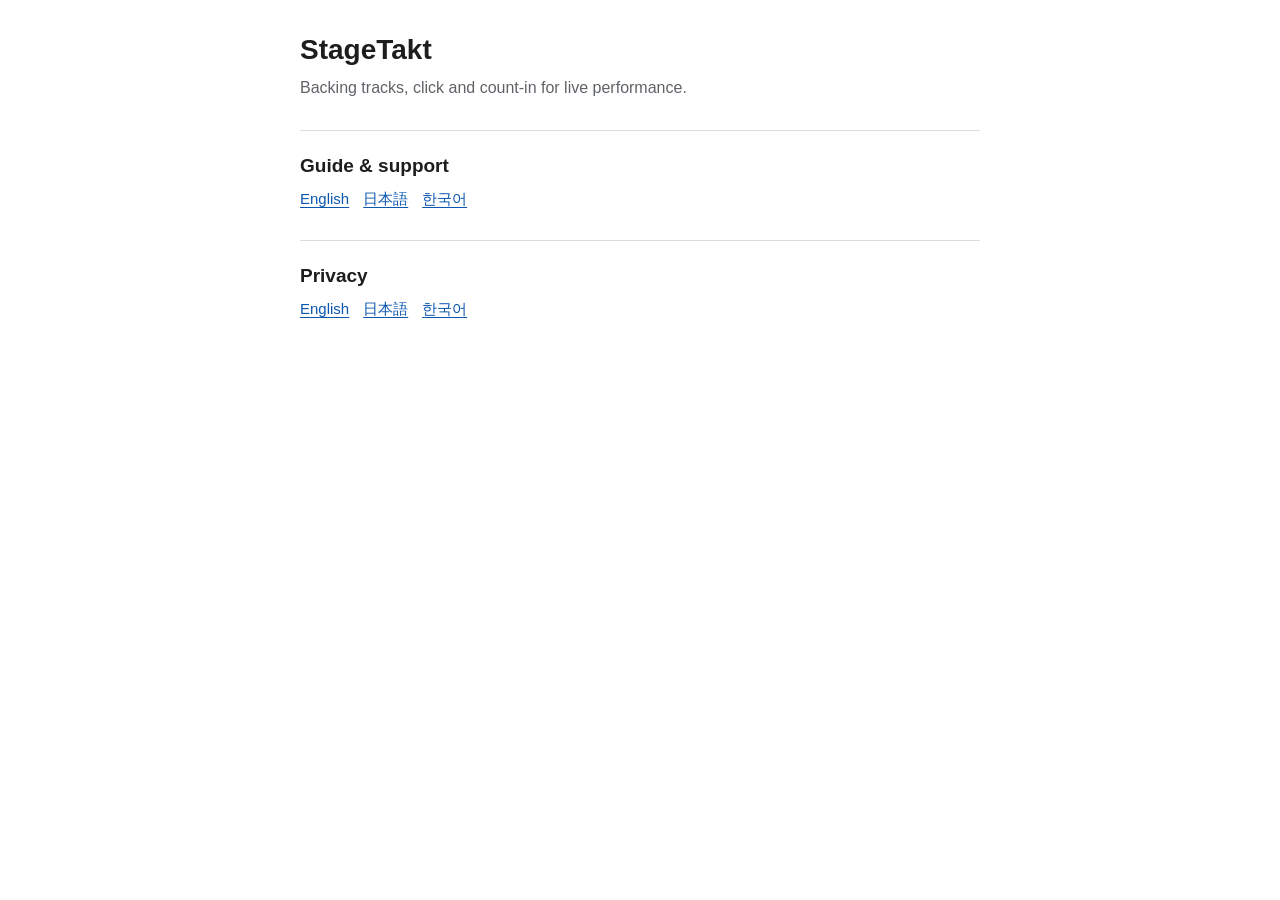
<file: index.html>
<!doctype html><html lang="en"><head><meta charset="utf-8"><meta name="viewport" content="width=device-width,initial-scale=1"><title>StageTakt support</title><link rel="stylesheet" href="site.css"></head><body><main><h1>StageTakt</h1><p class="intro">Backing tracks, click and count-in for live performance.</p><section><h2>Guide &amp; support</h2><nav><a href="en/support.html">English</a><a href="ja/support.html" lang="ja">日本語</a><a href="ko/support.html" lang="ko">한국어</a></nav></section><section><h2>Privacy</h2><nav><a href="en/privacy.html">English</a><a href="ja/privacy.html" lang="ja">日本語</a><a href="ko/privacy.html" lang="ko">한국어</a></nav></section></main></body></html>
</file>
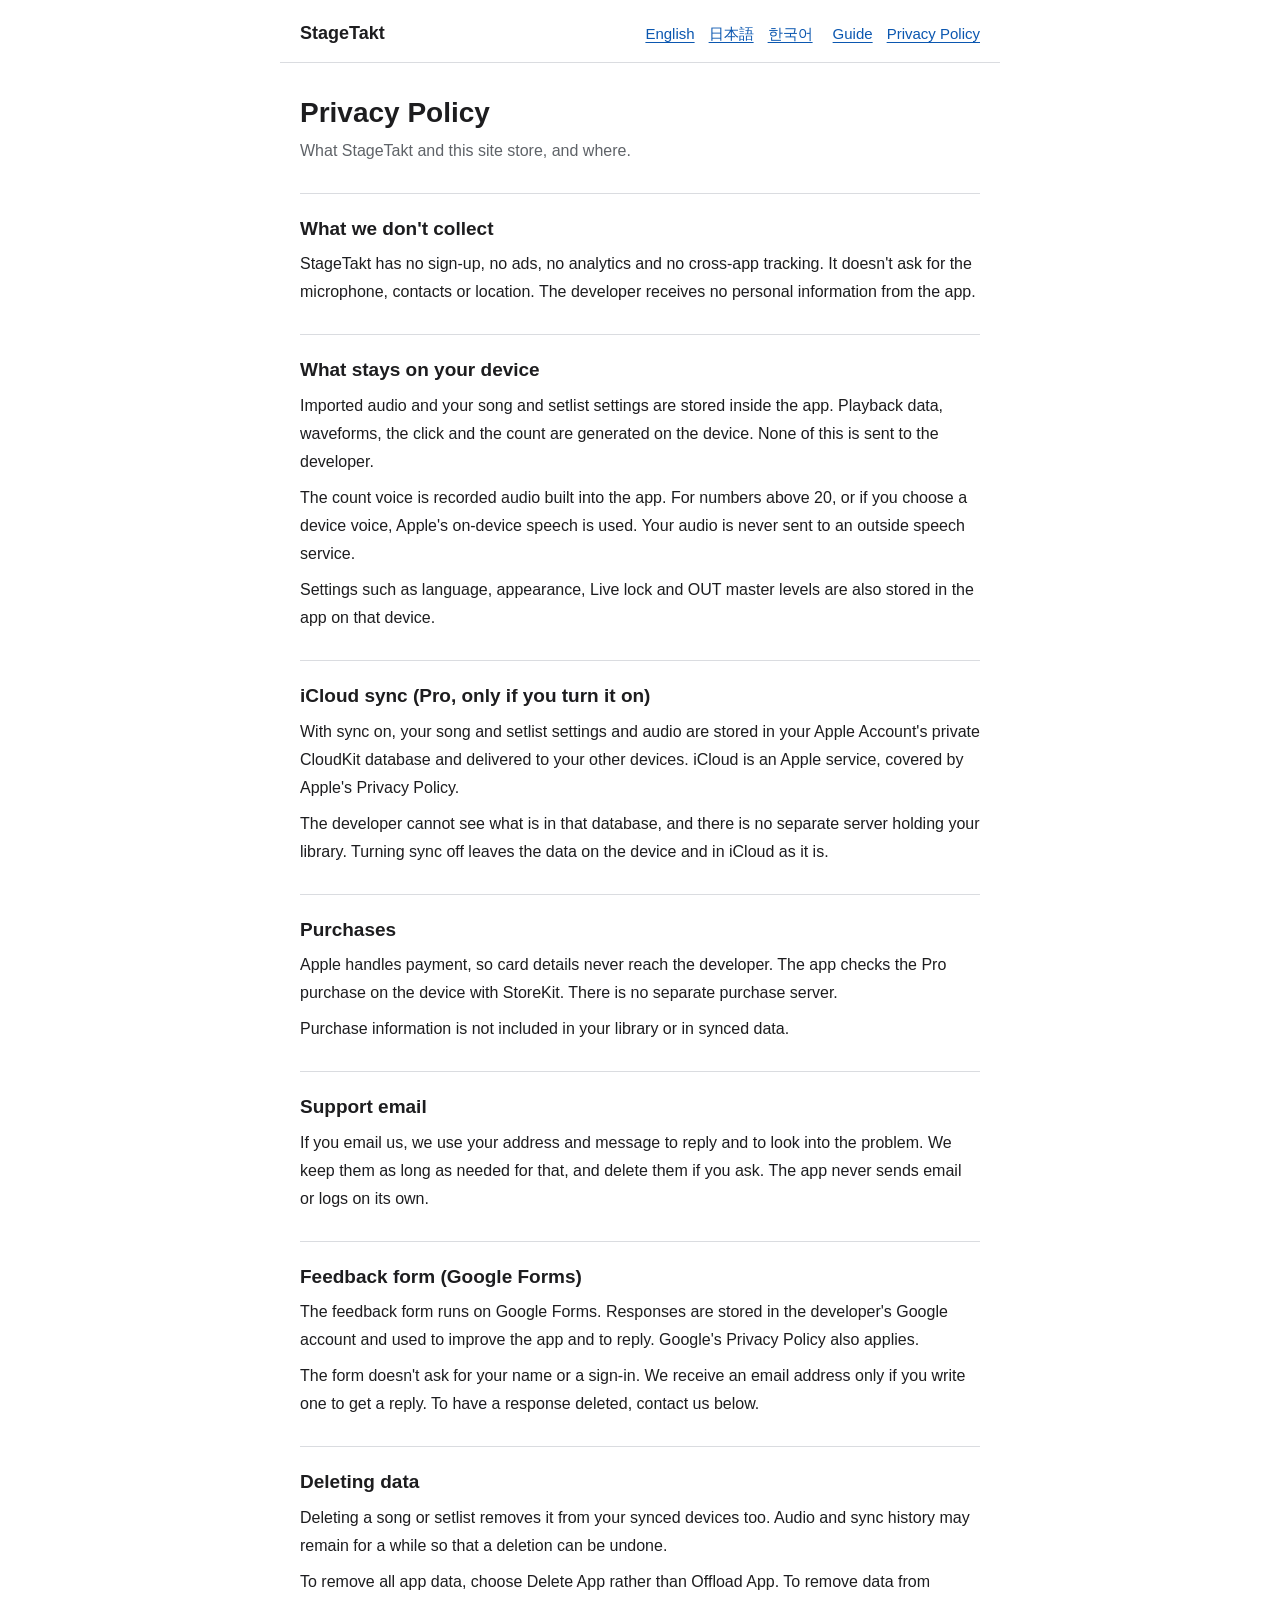
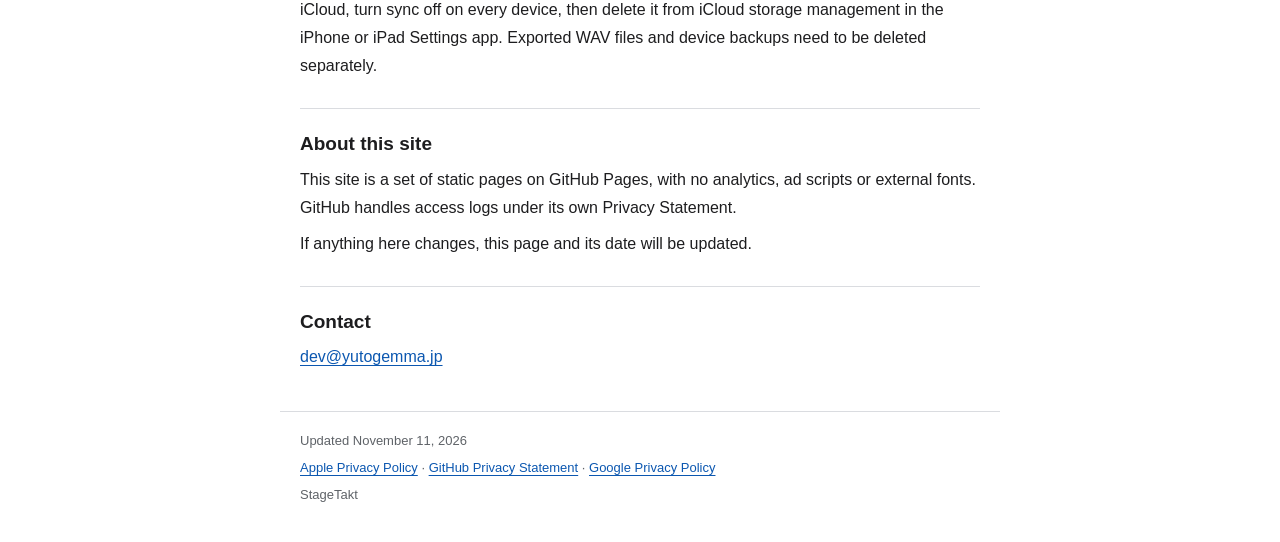
<file: en/privacy.html>
<!doctype html>
<html lang="en"><head><meta charset="utf-8"><meta name="viewport" content="width=device-width,initial-scale=1">
<title>Privacy Policy</title><meta name="description" content="What StageTakt and this site store, and where.">
<link rel="stylesheet" href="../site.css"></head><body>
<header><a class="brand" href="../index.html">StageTakt</a><nav><a href="../en/privacy.html" lang="en">English</a> <a href="../ja/privacy.html" lang="ja">日本語</a> <a href="../ko/privacy.html" lang="ko">한국어</a></nav><nav>
<a href="support.html">Guide</a><a href="privacy.html">Privacy Policy</a></nav></header>
<main><h1>Privacy Policy</h1><p class="intro">What StageTakt and this site store, and where.</p>
<section><h2>What we don&#x27;t collect</h2><p>StageTakt has no sign-up, no ads, no analytics and no cross-app tracking. It doesn&#x27;t ask for the microphone, contacts or location. The developer receives no personal information from the app.</p></section><section><h2>What stays on your device</h2><p>Imported audio and your song and setlist settings are stored inside the app. Playback data, waveforms, the click and the count are generated on the device. None of this is sent to the developer.</p><p>The count voice is recorded audio built into the app. For numbers above 20, or if you choose a device voice, Apple&#x27;s on-device speech is used. Your audio is never sent to an outside speech service.</p><p>Settings such as language, appearance, Live lock and OUT master levels are also stored in the app on that device.</p></section><section><h2>iCloud sync (Pro, only if you turn it on)</h2><p>With sync on, your song and setlist settings and audio are stored in your Apple Account&#x27;s private CloudKit database and delivered to your other devices. iCloud is an Apple service, covered by Apple&#x27;s Privacy Policy.</p><p>The developer cannot see what is in that database, and there is no separate server holding your library. Turning sync off leaves the data on the device and in iCloud as it is.</p></section><section><h2>Purchases</h2><p>Apple handles payment, so card details never reach the developer. The app checks the Pro purchase on the device with StoreKit. There is no separate purchase server.</p><p>Purchase information is not included in your library or in synced data.</p></section><section><h2>Support email</h2><p>If you email us, we use your address and message to reply and to look into the problem. We keep them as long as needed for that, and delete them if you ask. The app never sends email or logs on its own.</p></section><section><h2>Feedback form (Google Forms)</h2><p>The feedback form runs on Google Forms. Responses are stored in the developer&#x27;s Google account and used to improve the app and to reply. Google&#x27;s Privacy Policy also applies.</p><p>The form doesn&#x27;t ask for your name or a sign-in. We receive an email address only if you write one to get a reply. To have a response deleted, contact us below.</p></section><section><h2>Deleting data</h2><p>Deleting a song or setlist removes it from your synced devices too. Audio and sync history may remain for a while so that a deletion can be undone.</p><p>To remove all app data, choose Delete App rather than Offload App. To remove data from iCloud, turn sync off on every device, then delete it from iCloud storage management in the iPhone or iPad Settings app. Exported WAV files and device backups need to be deleted separately.</p></section><section><h2>About this site</h2><p>This site is a set of static pages on GitHub Pages, with no analytics, ad scripts or external fonts. GitHub handles access logs under its own Privacy Statement.</p><p>If anything here changes, this page and its date will be updated.</p></section><section class="contact"><h2>Contact</h2><p><a href="mailto:dev@yutogemma.jp">dev@yutogemma.jp</a></p></section></main>
<footer><p>Updated November 11, 2026</p><p><a href="https://www.apple.com/legal/privacy/">Apple Privacy Policy</a> · <a href="https://docs.github.com/en/site-policy/privacy-policies/github-general-privacy-statement">GitHub Privacy Statement</a> · <a href="https://policies.google.com/privacy">Google Privacy Policy</a></p><p>StageTakt</p></footer></body></html>
</file>
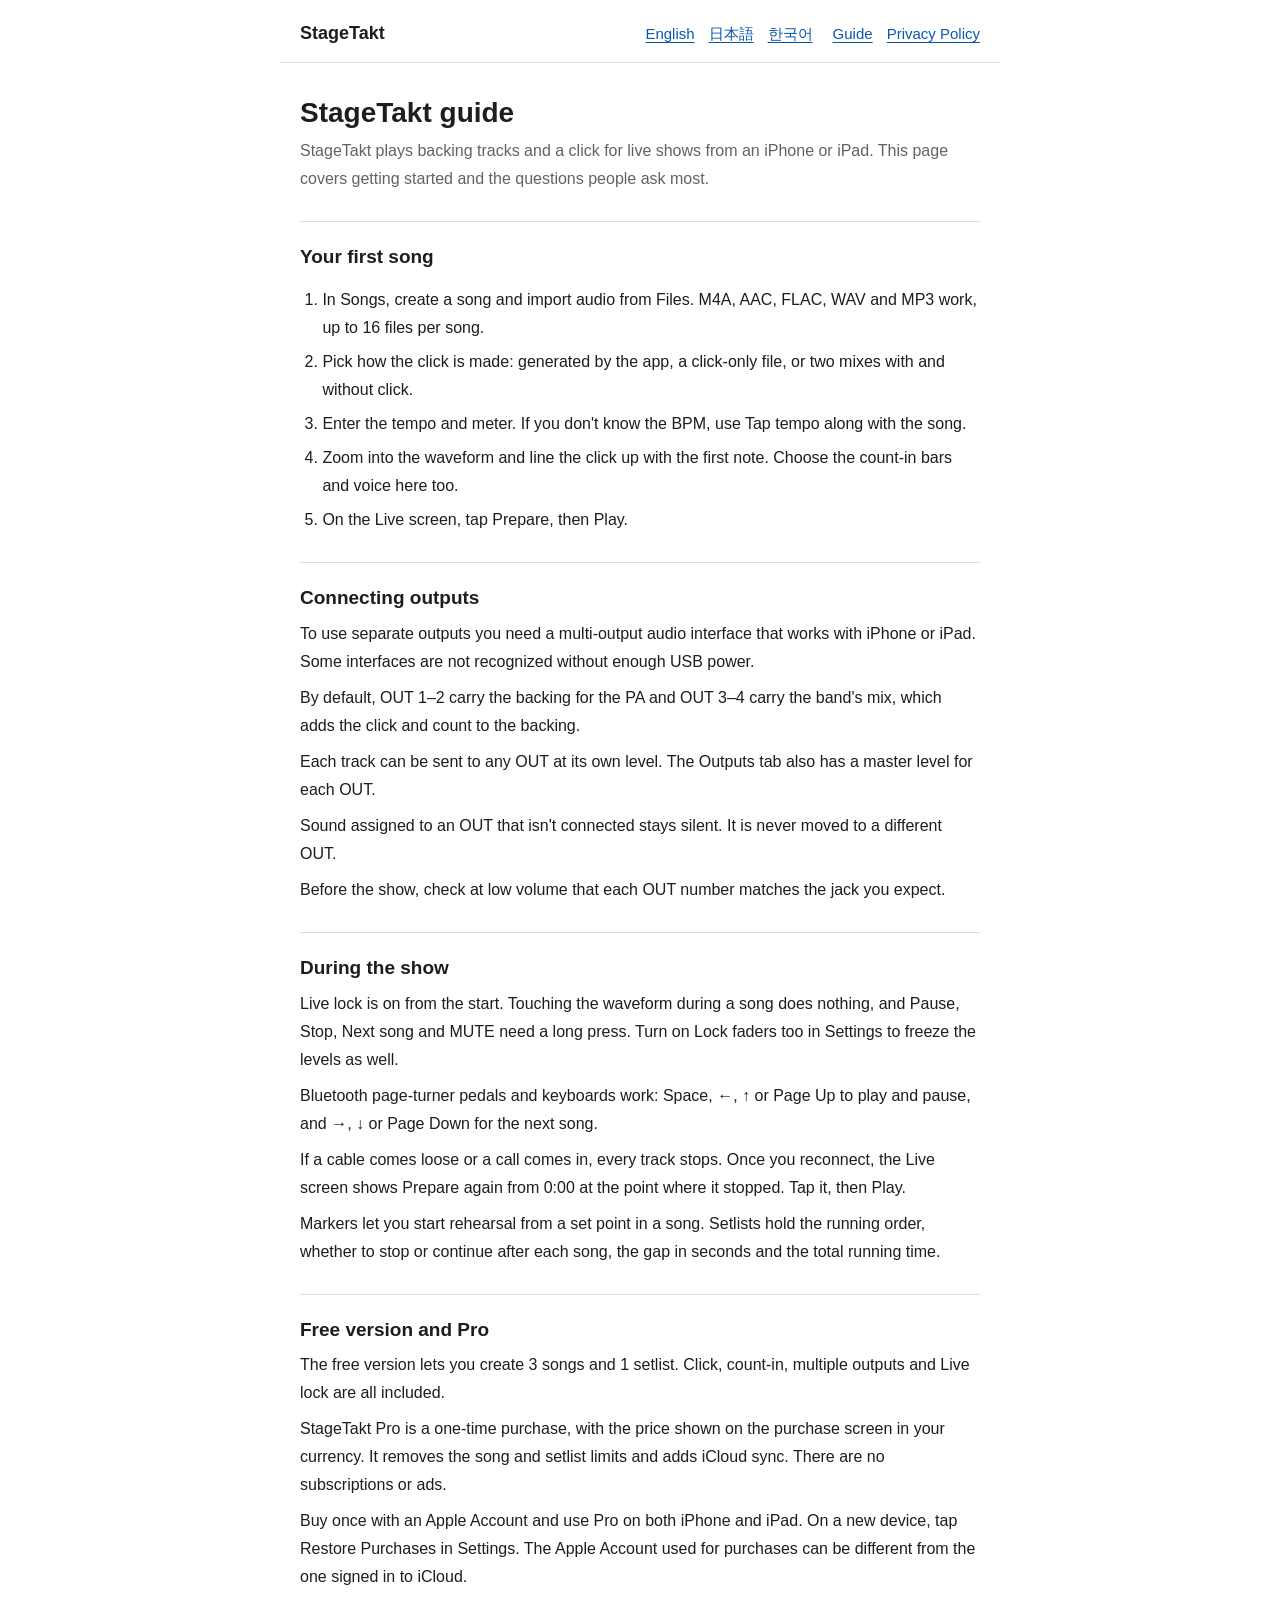
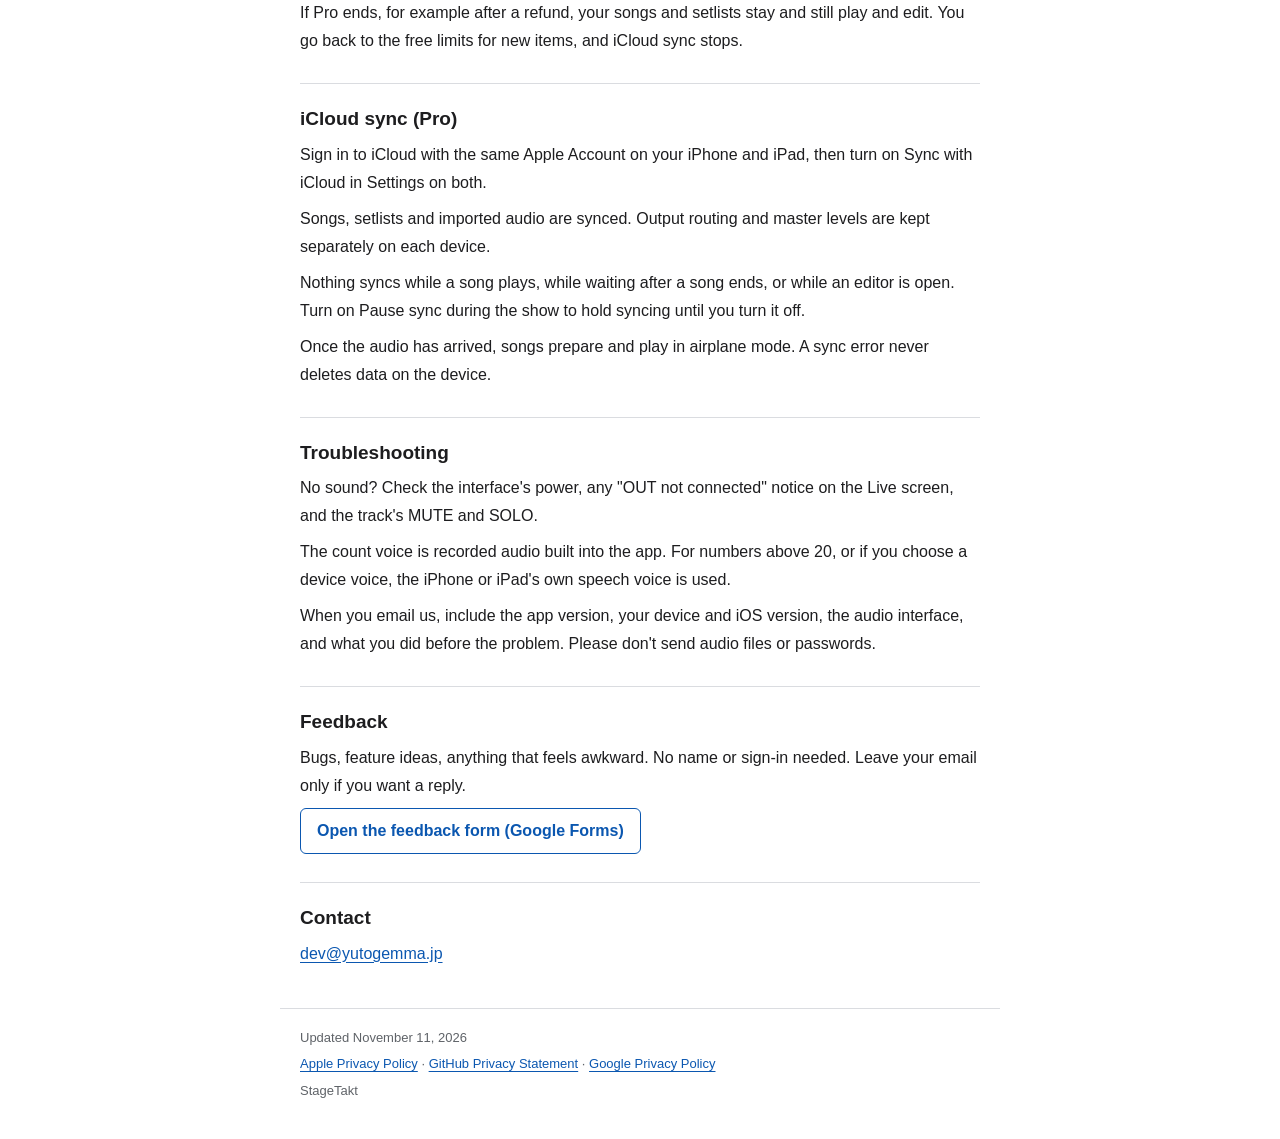
<file: en/support.html>
<!doctype html>
<html lang="en"><head><meta charset="utf-8"><meta name="viewport" content="width=device-width,initial-scale=1">
<title>StageTakt guide</title><meta name="description" content="StageTakt plays backing tracks and a click for live shows from an iPhone or iPad. This page covers getting started and the questions people ask most.">
<link rel="stylesheet" href="../site.css"></head><body>
<header><a class="brand" href="../index.html">StageTakt</a><nav><a href="../en/support.html" lang="en">English</a> <a href="../ja/support.html" lang="ja">日本語</a> <a href="../ko/support.html" lang="ko">한국어</a></nav><nav>
<a href="support.html">Guide</a><a href="privacy.html">Privacy Policy</a></nav></header>
<main><h1>StageTakt guide</h1><p class="intro">StageTakt plays backing tracks and a click for live shows from an iPhone or iPad. This page covers getting started and the questions people ask most.</p>
<section><h2>Your first song</h2><ol><li>In Songs, create a song and import audio from Files. M4A, AAC, FLAC, WAV and MP3 work, up to 16 files per song.</li><li>Pick how the click is made: generated by the app, a click-only file, or two mixes with and without click.</li><li>Enter the tempo and meter. If you don&#x27;t know the BPM, use Tap tempo along with the song.</li><li>Zoom into the waveform and line the click up with the first note. Choose the count-in bars and voice here too.</li><li>On the Live screen, tap Prepare, then Play.</li></ol></section><section><h2>Connecting outputs</h2><p>To use separate outputs you need a multi-output audio interface that works with iPhone or iPad. Some interfaces are not recognized without enough USB power.</p><p>By default, OUT 1–2 carry the backing for the PA and OUT 3–4 carry the band&#x27;s mix, which adds the click and count to the backing.</p><p>Each track can be sent to any OUT at its own level. The Outputs tab also has a master level for each OUT.</p><p>Sound assigned to an OUT that isn&#x27;t connected stays silent. It is never moved to a different OUT.</p><p>Before the show, check at low volume that each OUT number matches the jack you expect.</p></section><section><h2>During the show</h2><p>Live lock is on from the start. Touching the waveform during a song does nothing, and Pause, Stop, Next song and MUTE need a long press. Turn on Lock faders too in Settings to freeze the levels as well.</p><p>Bluetooth page-turner pedals and keyboards work: Space, ←, ↑ or Page Up to play and pause, and →, ↓ or Page Down for the next song.</p><p>If a cable comes loose or a call comes in, every track stops. Once you reconnect, the Live screen shows Prepare again from 0:00 at the point where it stopped. Tap it, then Play.</p><p>Markers let you start rehearsal from a set point in a song. Setlists hold the running order, whether to stop or continue after each song, the gap in seconds and the total running time.</p></section><section><h2>Free version and Pro</h2><p>The free version lets you create 3 songs and 1 setlist. Click, count-in, multiple outputs and Live lock are all included.</p><p>StageTakt Pro is a one-time purchase, with the price shown on the purchase screen in your currency. It removes the song and setlist limits and adds iCloud sync. There are no subscriptions or ads.</p><p>Buy once with an Apple Account and use Pro on both iPhone and iPad. On a new device, tap Restore Purchases in Settings. The Apple Account used for purchases can be different from the one signed in to iCloud.</p><p>If Pro ends, for example after a refund, your songs and setlists stay and still play and edit. You go back to the free limits for new items, and iCloud sync stops.</p></section><section><h2>iCloud sync (Pro)</h2><p>Sign in to iCloud with the same Apple Account on your iPhone and iPad, then turn on Sync with iCloud in Settings on both.</p><p>Songs, setlists and imported audio are synced. Output routing and master levels are kept separately on each device.</p><p>Nothing syncs while a song plays, while waiting after a song ends, or while an editor is open. Turn on Pause sync during the show to hold syncing until you turn it off.</p><p>Once the audio has arrived, songs prepare and play in airplane mode. A sync error never deletes data on the device.</p></section><section><h2>Troubleshooting</h2><p>No sound? Check the interface&#x27;s power, any &quot;OUT not connected&quot; notice on the Live screen, and the track&#x27;s MUTE and SOLO.</p><p>The count voice is recorded audio built into the app. For numbers above 20, or if you choose a device voice, the iPhone or iPad&#x27;s own speech voice is used.</p><p>When you email us, include the app version, your device and iOS version, the audio interface, and what you did before the problem. Please don&#x27;t send audio files or passwords.</p></section><section class="feedback"><h2>Feedback</h2><p>Bugs, feature ideas, anything that feels awkward. No name or sign-in needed. Leave your email only if you want a reply.</p><p><a class="button" href="https://docs.google.com/forms/d/e/1FAIpQLSd0DeCWdpXB_0ug7z_8sWsIBU1J4LB_Xh8_vXDJrtEhsRm-Ig/viewform" rel="noopener">Open the feedback form (Google Forms)</a></p></section><section class="contact"><h2>Contact</h2><p><a href="mailto:dev@yutogemma.jp">dev@yutogemma.jp</a></p></section></main>
<footer><p>Updated November 11, 2026</p><p><a href="https://www.apple.com/legal/privacy/">Apple Privacy Policy</a> · <a href="https://docs.github.com/en/site-policy/privacy-policies/github-general-privacy-statement">GitHub Privacy Statement</a> · <a href="https://policies.google.com/privacy">Google Privacy Policy</a></p><p>StageTakt</p></footer></body></html>
</file>
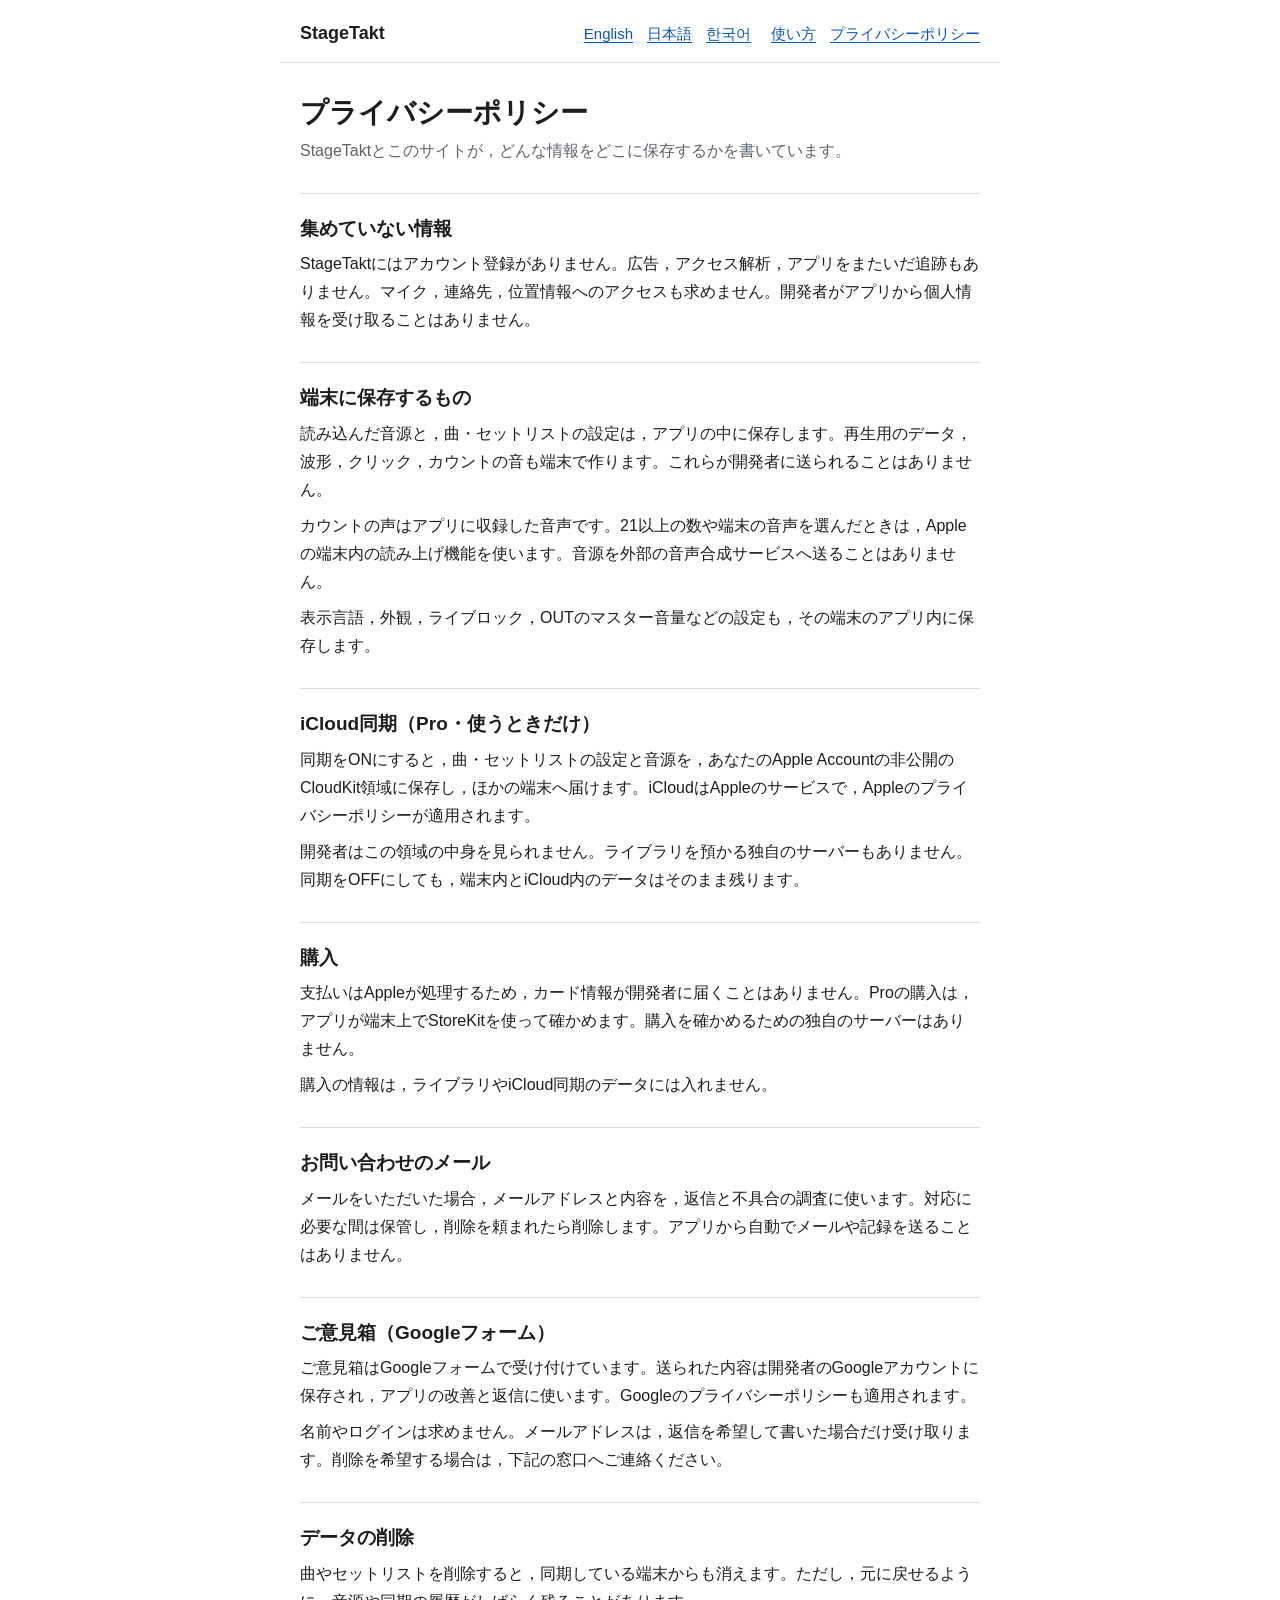
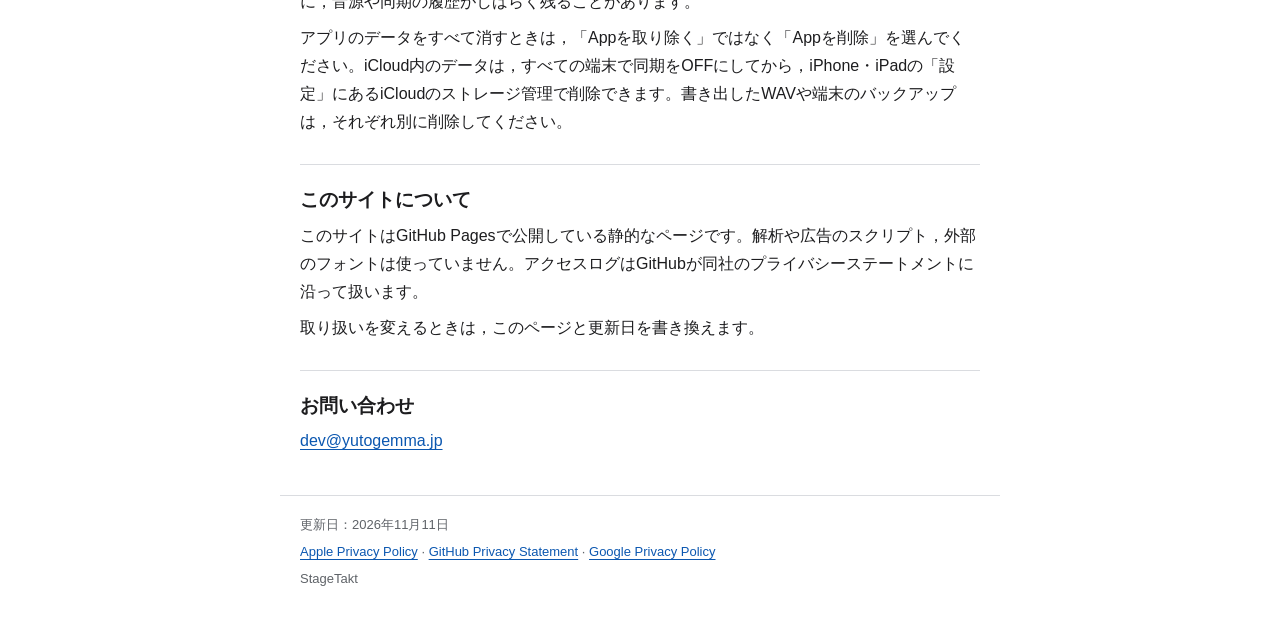
<file: ja/privacy.html>
<!doctype html>
<html lang="ja"><head><meta charset="utf-8"><meta name="viewport" content="width=device-width,initial-scale=1">
<title>プライバシーポリシー</title><meta name="description" content="StageTaktとこのサイトが，どんな情報をどこに保存するかを書いています。">
<link rel="stylesheet" href="../site.css"></head><body>
<header><a class="brand" href="../index.html">StageTakt</a><nav><a href="../en/privacy.html" lang="en">English</a> <a href="../ja/privacy.html" lang="ja">日本語</a> <a href="../ko/privacy.html" lang="ko">한국어</a></nav><nav>
<a href="support.html">使い方</a><a href="privacy.html">プライバシーポリシー</a></nav></header>
<main><h1>プライバシーポリシー</h1><p class="intro">StageTaktとこのサイトが，どんな情報をどこに保存するかを書いています。</p>
<section><h2>集めていない情報</h2><p>StageTaktにはアカウント登録がありません。広告，アクセス解析，アプリをまたいだ追跡もありません。マイク，連絡先，位置情報へのアクセスも求めません。開発者がアプリから個人情報を受け取ることはありません。</p></section><section><h2>端末に保存するもの</h2><p>読み込んだ音源と，曲・セットリストの設定は，アプリの中に保存します。再生用のデータ，波形，クリック，カウントの音も端末で作ります。これらが開発者に送られることはありません。</p><p>カウントの声はアプリに収録した音声です。21以上の数や端末の音声を選んだときは，Appleの端末内の読み上げ機能を使います。音源を外部の音声合成サービスへ送ることはありません。</p><p>表示言語，外観，ライブロック，OUTのマスター音量などの設定も，その端末のアプリ内に保存します。</p></section><section><h2>iCloud同期（Pro・使うときだけ）</h2><p>同期をONにすると，曲・セットリストの設定と音源を，あなたのApple Accountの非公開のCloudKit領域に保存し，ほかの端末へ届けます。iCloudはAppleのサービスで，Appleのプライバシーポリシーが適用されます。</p><p>開発者はこの領域の中身を見られません。ライブラリを預かる独自のサーバーもありません。同期をOFFにしても，端末内とiCloud内のデータはそのまま残ります。</p></section><section><h2>購入</h2><p>支払いはAppleが処理するため，カード情報が開発者に届くことはありません。Proの購入は，アプリが端末上でStoreKitを使って確かめます。購入を確かめるための独自のサーバーはありません。</p><p>購入の情報は，ライブラリやiCloud同期のデータには入れません。</p></section><section><h2>お問い合わせのメール</h2><p>メールをいただいた場合，メールアドレスと内容を，返信と不具合の調査に使います。対応に必要な間は保管し，削除を頼まれたら削除します。アプリから自動でメールや記録を送ることはありません。</p></section><section><h2>ご意見箱（Googleフォーム）</h2><p>ご意見箱はGoogleフォームで受け付けています。送られた内容は開発者のGoogleアカウントに保存され，アプリの改善と返信に使います。Googleのプライバシーポリシーも適用されます。</p><p>名前やログインは求めません。メールアドレスは，返信を希望して書いた場合だけ受け取ります。削除を希望する場合は，下記の窓口へご連絡ください。</p></section><section><h2>データの削除</h2><p>曲やセットリストを削除すると，同期している端末からも消えます。ただし，元に戻せるように，音源や同期の履歴がしばらく残ることがあります。</p><p>アプリのデータをすべて消すときは，「Appを取り除く」ではなく「Appを削除」を選んでください。iCloud内のデータは，すべての端末で同期をOFFにしてから，iPhone・iPadの「設定」にあるiCloudのストレージ管理で削除できます。書き出したWAVや端末のバックアップは，それぞれ別に削除してください。</p></section><section><h2>このサイトについて</h2><p>このサイトはGitHub Pagesで公開している静的なページです。解析や広告のスクリプト，外部のフォントは使っていません。アクセスログはGitHubが同社のプライバシーステートメントに沿って扱います。</p><p>取り扱いを変えるときは，このページと更新日を書き換えます。</p></section><section class="contact"><h2>お問い合わせ</h2><p><a href="mailto:dev@yutogemma.jp">dev@yutogemma.jp</a></p></section></main>
<footer><p>更新日：2026年11月11日</p><p><a href="https://www.apple.com/legal/privacy/">Apple Privacy Policy</a> · <a href="https://docs.github.com/en/site-policy/privacy-policies/github-general-privacy-statement">GitHub Privacy Statement</a> · <a href="https://policies.google.com/privacy">Google Privacy Policy</a></p><p>StageTakt</p></footer></body></html>
</file>
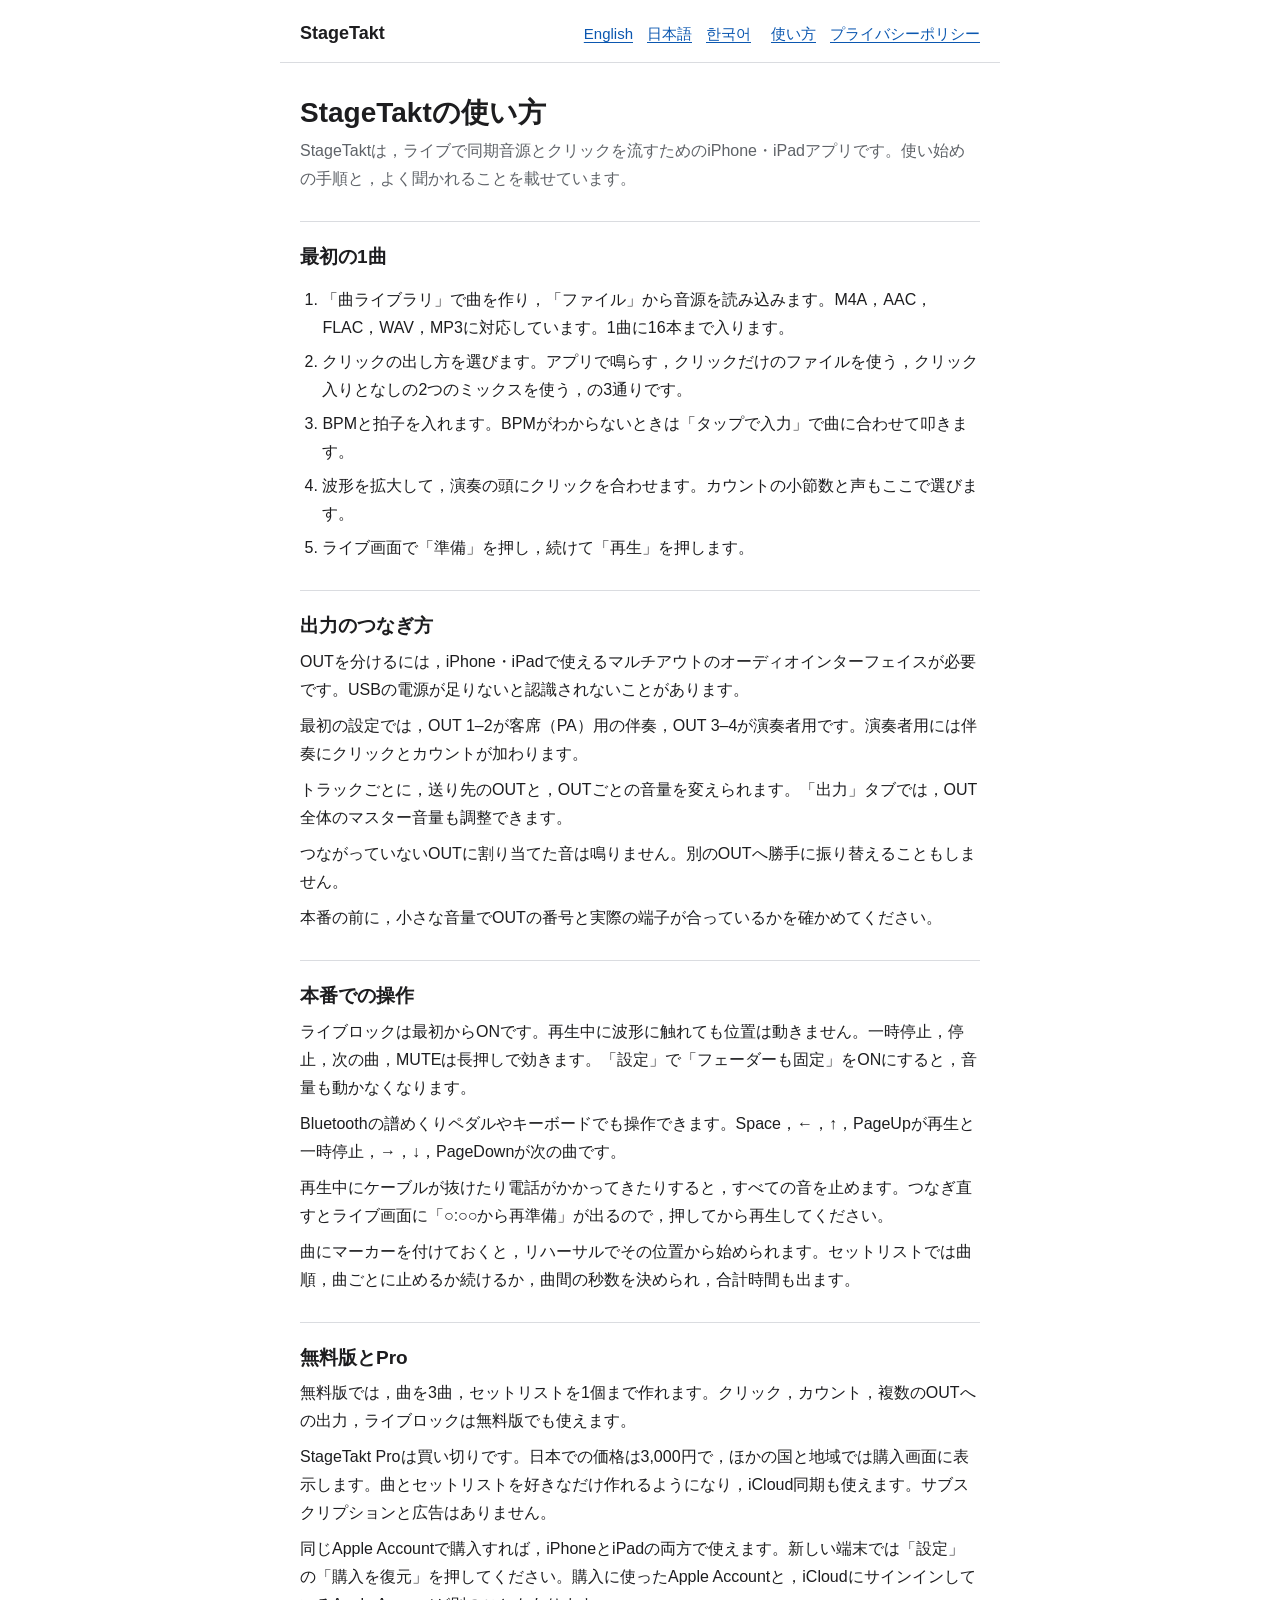
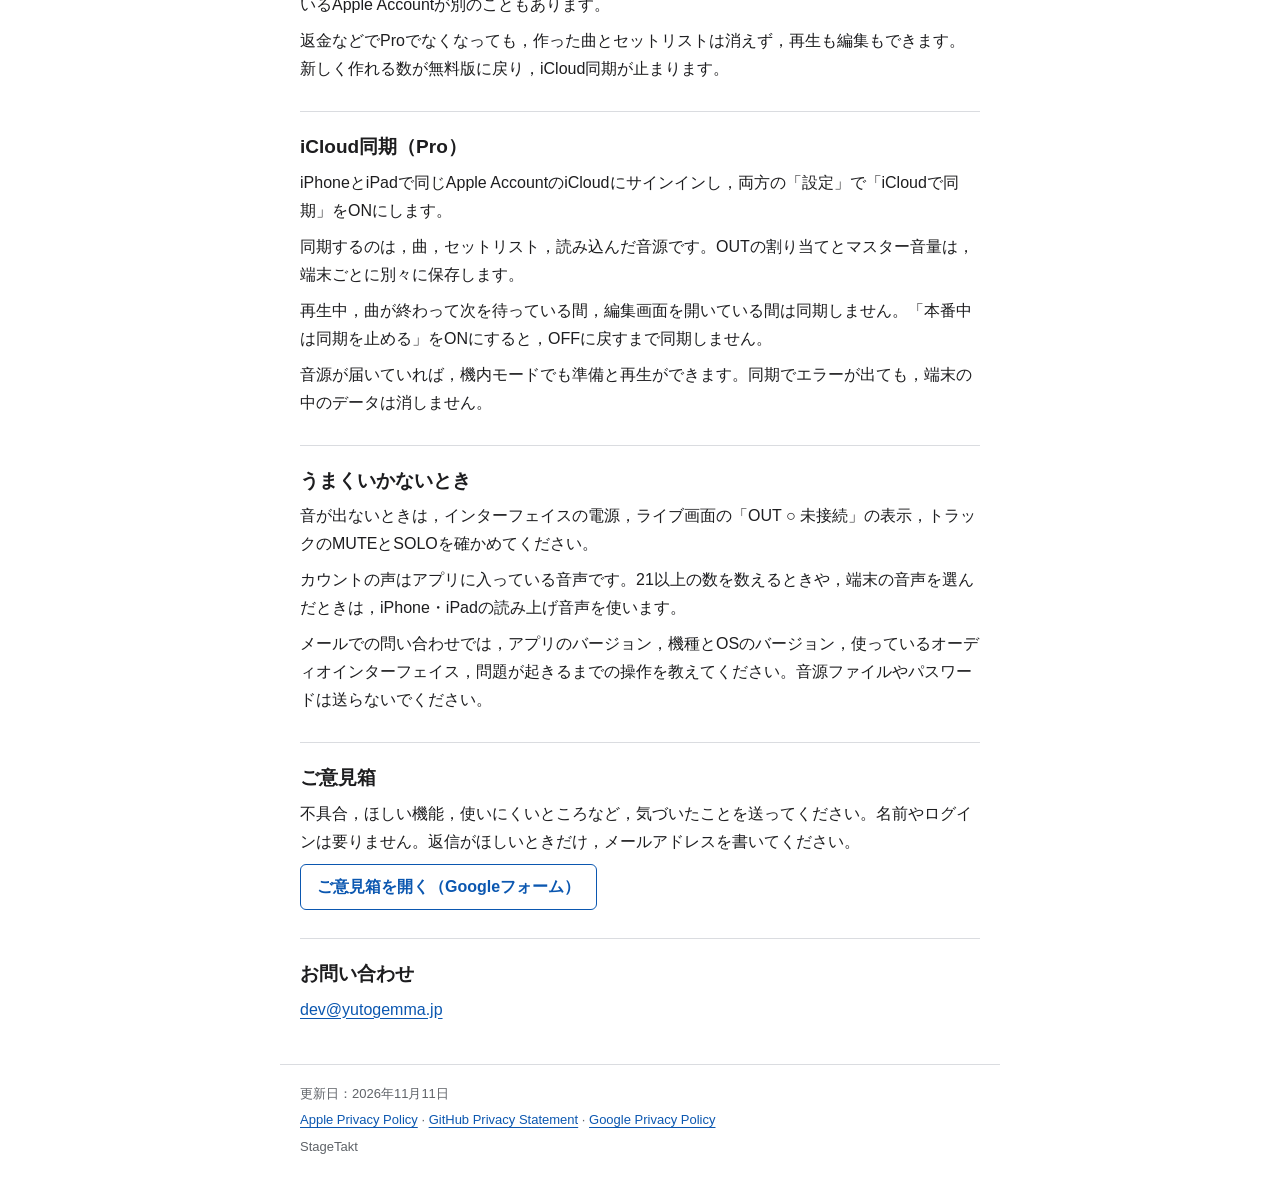
<file: ja/support.html>
<!doctype html>
<html lang="ja"><head><meta charset="utf-8"><meta name="viewport" content="width=device-width,initial-scale=1">
<title>StageTaktの使い方</title><meta name="description" content="StageTaktは，ライブで同期音源とクリックを流すためのiPhone・iPadアプリです。使い始めの手順と，よく聞かれることを載せています。">
<link rel="stylesheet" href="../site.css"></head><body>
<header><a class="brand" href="../index.html">StageTakt</a><nav><a href="../en/support.html" lang="en">English</a> <a href="../ja/support.html" lang="ja">日本語</a> <a href="../ko/support.html" lang="ko">한국어</a></nav><nav>
<a href="support.html">使い方</a><a href="privacy.html">プライバシーポリシー</a></nav></header>
<main><h1>StageTaktの使い方</h1><p class="intro">StageTaktは，ライブで同期音源とクリックを流すためのiPhone・iPadアプリです。使い始めの手順と，よく聞かれることを載せています。</p>
<section><h2>最初の1曲</h2><ol><li>「曲ライブラリ」で曲を作り，「ファイル」から音源を読み込みます。M4A，AAC，FLAC，WAV，MP3に対応しています。1曲に16本まで入ります。</li><li>クリックの出し方を選びます。アプリで鳴らす，クリックだけのファイルを使う，クリック入りとなしの2つのミックスを使う，の3通りです。</li><li>BPMと拍子を入れます。BPMがわからないときは「タップで入力」で曲に合わせて叩きます。</li><li>波形を拡大して，演奏の頭にクリックを合わせます。カウントの小節数と声もここで選びます。</li><li>ライブ画面で「準備」を押し，続けて「再生」を押します。</li></ol></section><section><h2>出力のつなぎ方</h2><p>OUTを分けるには，iPhone・iPadで使えるマルチアウトのオーディオインターフェイスが必要です。USBの電源が足りないと認識されないことがあります。</p><p>最初の設定では，OUT 1–2が客席（PA）用の伴奏，OUT 3–4が演奏者用です。演奏者用には伴奏にクリックとカウントが加わります。</p><p>トラックごとに，送り先のOUTと，OUTごとの音量を変えられます。「出力」タブでは，OUT全体のマスター音量も調整できます。</p><p>つながっていないOUTに割り当てた音は鳴りません。別のOUTへ勝手に振り替えることもしません。</p><p>本番の前に，小さな音量でOUTの番号と実際の端子が合っているかを確かめてください。</p></section><section><h2>本番での操作</h2><p>ライブロックは最初からONです。再生中に波形に触れても位置は動きません。一時停止，停止，次の曲，MUTEは長押しで効きます。「設定」で「フェーダーも固定」をONにすると，音量も動かなくなります。</p><p>Bluetoothの譜めくりペダルやキーボードでも操作できます。Space，←，↑，PageUpが再生と一時停止，→，↓，PageDownが次の曲です。</p><p>再生中にケーブルが抜けたり電話がかかってきたりすると，すべての音を止めます。つなぎ直すとライブ画面に「○:○○から再準備」が出るので，押してから再生してください。</p><p>曲にマーカーを付けておくと，リハーサルでその位置から始められます。セットリストでは曲順，曲ごとに止めるか続けるか，曲間の秒数を決められ，合計時間も出ます。</p></section><section><h2>無料版とPro</h2><p>無料版では，曲を3曲，セットリストを1個まで作れます。クリック，カウント，複数のOUTへの出力，ライブロックは無料版でも使えます。</p><p>StageTakt Proは買い切りです。日本での価格は3,000円で，ほかの国と地域では購入画面に表示します。曲とセットリストを好きなだけ作れるようになり，iCloud同期も使えます。サブスクリプションと広告はありません。</p><p>同じApple Accountで購入すれば，iPhoneとiPadの両方で使えます。新しい端末では「設定」の「購入を復元」を押してください。購入に使ったApple Accountと，iCloudにサインインしているApple Accountが別のこともあります。</p><p>返金などでProでなくなっても，作った曲とセットリストは消えず，再生も編集もできます。新しく作れる数が無料版に戻り，iCloud同期が止まります。</p></section><section><h2>iCloud同期（Pro）</h2><p>iPhoneとiPadで同じApple AccountのiCloudにサインインし，両方の「設定」で「iCloudで同期」をONにします。</p><p>同期するのは，曲，セットリスト，読み込んだ音源です。OUTの割り当てとマスター音量は，端末ごとに別々に保存します。</p><p>再生中，曲が終わって次を待っている間，編集画面を開いている間は同期しません。「本番中は同期を止める」をONにすると，OFFに戻すまで同期しません。</p><p>音源が届いていれば，機内モードでも準備と再生ができます。同期でエラーが出ても，端末の中のデータは消しません。</p></section><section><h2>うまくいかないとき</h2><p>音が出ないときは，インターフェイスの電源，ライブ画面の「OUT ○ 未接続」の表示，トラックのMUTEとSOLOを確かめてください。</p><p>カウントの声はアプリに入っている音声です。21以上の数を数えるときや，端末の音声を選んだときは，iPhone・iPadの読み上げ音声を使います。</p><p>メールでの問い合わせでは，アプリのバージョン，機種とOSのバージョン，使っているオーディオインターフェイス，問題が起きるまでの操作を教えてください。音源ファイルやパスワードは送らないでください。</p></section><section class="feedback"><h2>ご意見箱</h2><p>不具合，ほしい機能，使いにくいところなど，気づいたことを送ってください。名前やログインは要りません。返信がほしいときだけ，メールアドレスを書いてください。</p><p><a class="button" href="https://docs.google.com/forms/d/e/1FAIpQLSd0DeCWdpXB_0ug7z_8sWsIBU1J4LB_Xh8_vXDJrtEhsRm-Ig/viewform" rel="noopener">ご意見箱を開く（Googleフォーム）</a></p></section><section class="contact"><h2>お問い合わせ</h2><p><a href="mailto:dev@yutogemma.jp">dev@yutogemma.jp</a></p></section></main>
<footer><p>更新日：2026年11月11日</p><p><a href="https://www.apple.com/legal/privacy/">Apple Privacy Policy</a> · <a href="https://docs.github.com/en/site-policy/privacy-policies/github-general-privacy-statement">GitHub Privacy Statement</a> · <a href="https://policies.google.com/privacy">Google Privacy Policy</a></p><p>StageTakt</p></footer></body></html>
</file>
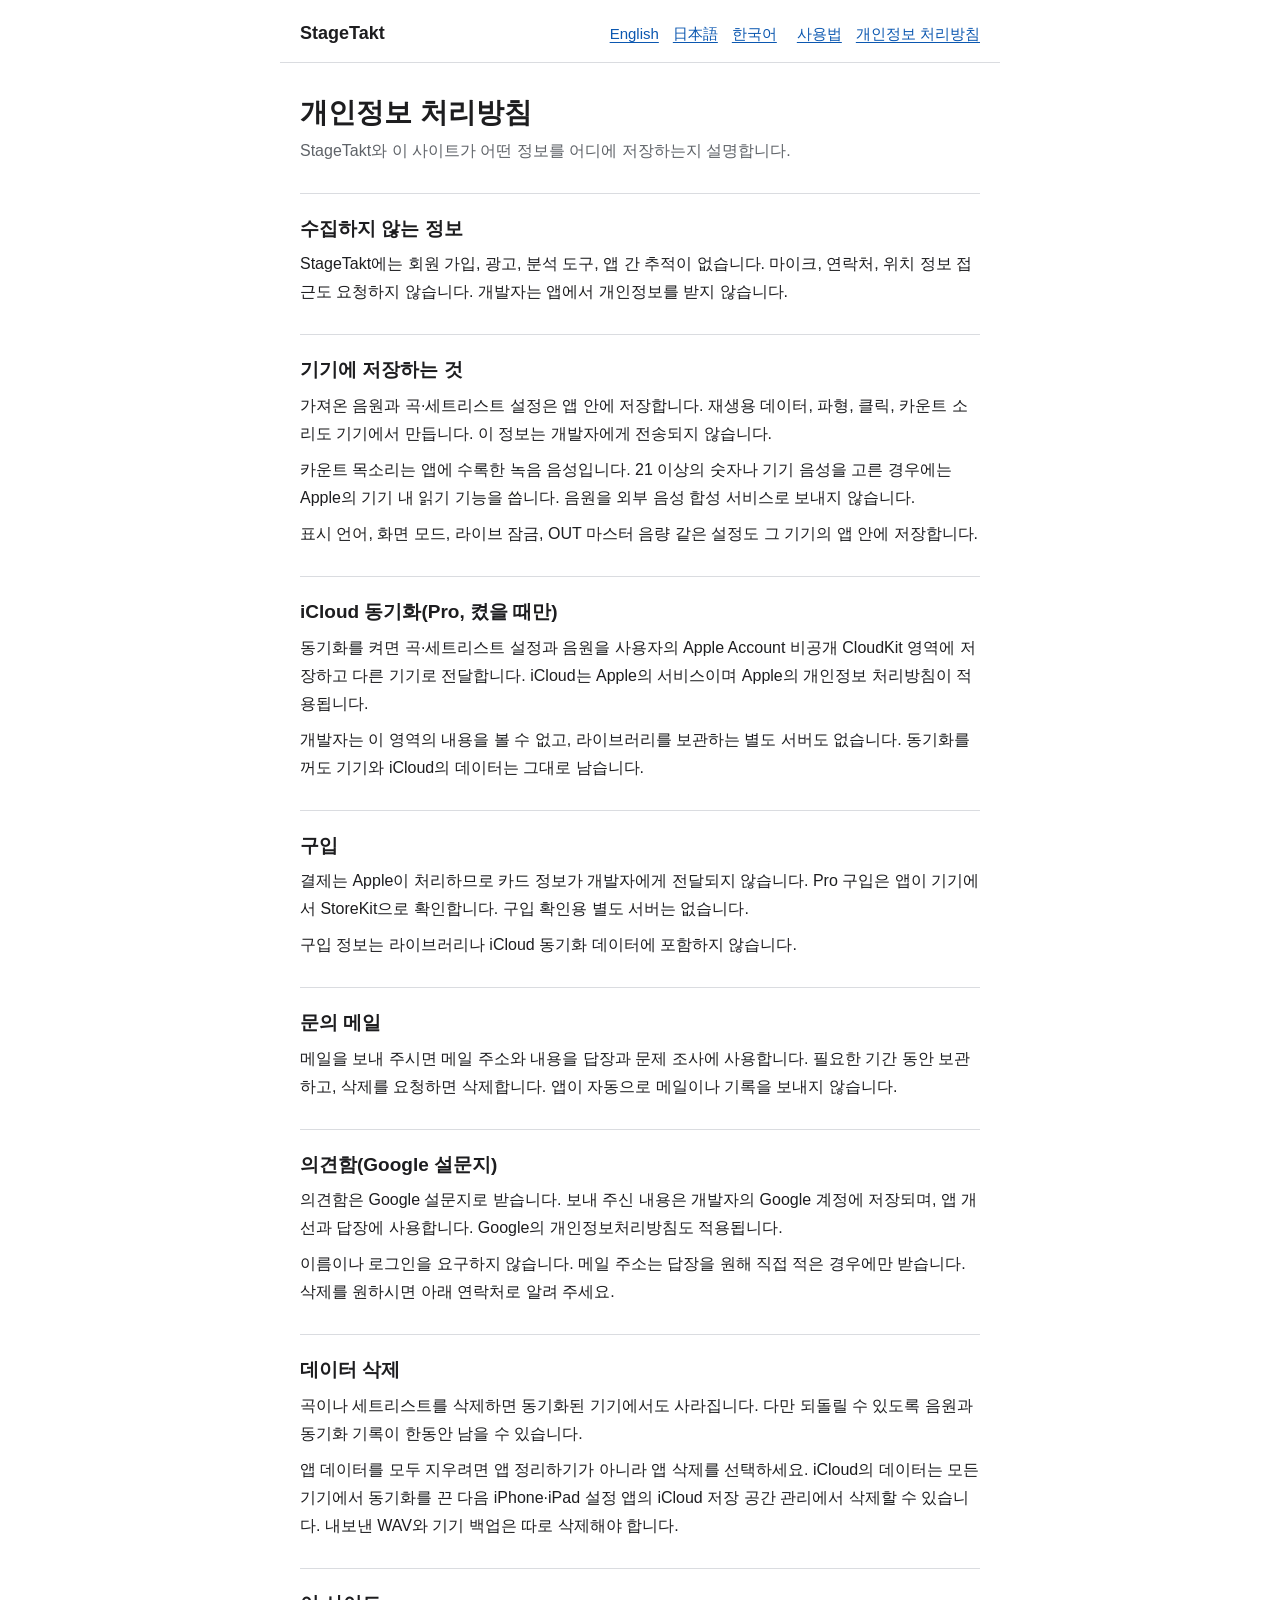
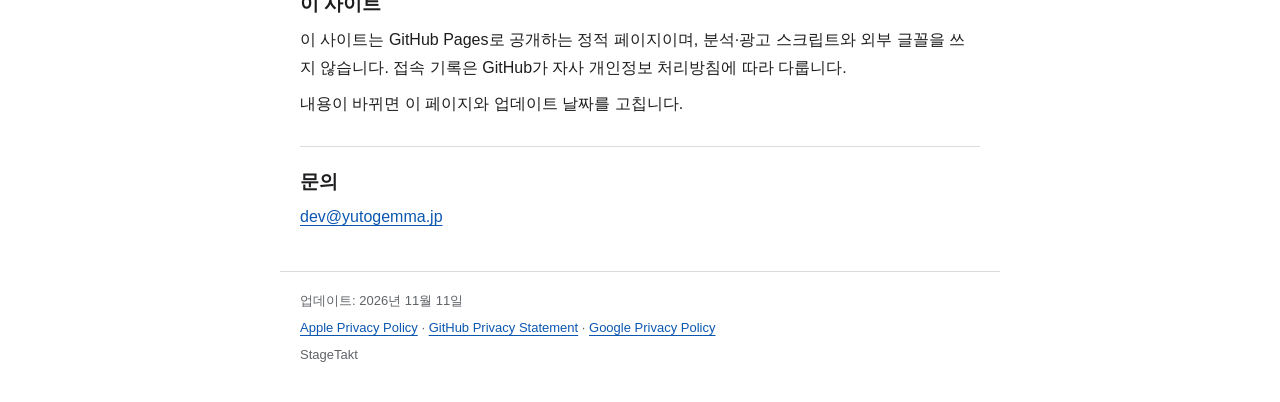
<file: ko/privacy.html>
<!doctype html>
<html lang="ko"><head><meta charset="utf-8"><meta name="viewport" content="width=device-width,initial-scale=1">
<title>개인정보 처리방침</title><meta name="description" content="StageTakt와 이 사이트가 어떤 정보를 어디에 저장하는지 설명합니다.">
<link rel="stylesheet" href="../site.css"></head><body>
<header><a class="brand" href="../index.html">StageTakt</a><nav><a href="../en/privacy.html" lang="en">English</a> <a href="../ja/privacy.html" lang="ja">日本語</a> <a href="../ko/privacy.html" lang="ko">한국어</a></nav><nav>
<a href="support.html">사용법</a><a href="privacy.html">개인정보 처리방침</a></nav></header>
<main><h1>개인정보 처리방침</h1><p class="intro">StageTakt와 이 사이트가 어떤 정보를 어디에 저장하는지 설명합니다.</p>
<section><h2>수집하지 않는 정보</h2><p>StageTakt에는 회원 가입, 광고, 분석 도구, 앱 간 추적이 없습니다. 마이크, 연락처, 위치 정보 접근도 요청하지 않습니다. 개발자는 앱에서 개인정보를 받지 않습니다.</p></section><section><h2>기기에 저장하는 것</h2><p>가져온 음원과 곡·세트리스트 설정은 앱 안에 저장합니다. 재생용 데이터, 파형, 클릭, 카운트 소리도 기기에서 만듭니다. 이 정보는 개발자에게 전송되지 않습니다.</p><p>카운트 목소리는 앱에 수록한 녹음 음성입니다. 21 이상의 숫자나 기기 음성을 고른 경우에는 Apple의 기기 내 읽기 기능을 씁니다. 음원을 외부 음성 합성 서비스로 보내지 않습니다.</p><p>표시 언어, 화면 모드, 라이브 잠금, OUT 마스터 음량 같은 설정도 그 기기의 앱 안에 저장합니다.</p></section><section><h2>iCloud 동기화(Pro, 켰을 때만)</h2><p>동기화를 켜면 곡·세트리스트 설정과 음원을 사용자의 Apple Account 비공개 CloudKit 영역에 저장하고 다른 기기로 전달합니다. iCloud는 Apple의 서비스이며 Apple의 개인정보 처리방침이 적용됩니다.</p><p>개발자는 이 영역의 내용을 볼 수 없고, 라이브러리를 보관하는 별도 서버도 없습니다. 동기화를 꺼도 기기와 iCloud의 데이터는 그대로 남습니다.</p></section><section><h2>구입</h2><p>결제는 Apple이 처리하므로 카드 정보가 개발자에게 전달되지 않습니다. Pro 구입은 앱이 기기에서 StoreKit으로 확인합니다. 구입 확인용 별도 서버는 없습니다.</p><p>구입 정보는 라이브러리나 iCloud 동기화 데이터에 포함하지 않습니다.</p></section><section><h2>문의 메일</h2><p>메일을 보내 주시면 메일 주소와 내용을 답장과 문제 조사에 사용합니다. 필요한 기간 동안 보관하고, 삭제를 요청하면 삭제합니다. 앱이 자동으로 메일이나 기록을 보내지 않습니다.</p></section><section><h2>의견함(Google 설문지)</h2><p>의견함은 Google 설문지로 받습니다. 보내 주신 내용은 개발자의 Google 계정에 저장되며, 앱 개선과 답장에 사용합니다. Google의 개인정보처리방침도 적용됩니다.</p><p>이름이나 로그인을 요구하지 않습니다. 메일 주소는 답장을 원해 직접 적은 경우에만 받습니다. 삭제를 원하시면 아래 연락처로 알려 주세요.</p></section><section><h2>데이터 삭제</h2><p>곡이나 세트리스트를 삭제하면 동기화된 기기에서도 사라집니다. 다만 되돌릴 수 있도록 음원과 동기화 기록이 한동안 남을 수 있습니다.</p><p>앱 데이터를 모두 지우려면 앱 정리하기가 아니라 앱 삭제를 선택하세요. iCloud의 데이터는 모든 기기에서 동기화를 끈 다음 iPhone·iPad 설정 앱의 iCloud 저장 공간 관리에서 삭제할 수 있습니다. 내보낸 WAV와 기기 백업은 따로 삭제해야 합니다.</p></section><section><h2>이 사이트</h2><p>이 사이트는 GitHub Pages로 공개하는 정적 페이지이며, 분석·광고 스크립트와 외부 글꼴을 쓰지 않습니다. 접속 기록은 GitHub가 자사 개인정보 처리방침에 따라 다룹니다.</p><p>내용이 바뀌면 이 페이지와 업데이트 날짜를 고칩니다.</p></section><section class="contact"><h2>문의</h2><p><a href="mailto:dev@yutogemma.jp">dev@yutogemma.jp</a></p></section></main>
<footer><p>업데이트: 2026년 11월 11일</p><p><a href="https://www.apple.com/legal/privacy/">Apple Privacy Policy</a> · <a href="https://docs.github.com/en/site-policy/privacy-policies/github-general-privacy-statement">GitHub Privacy Statement</a> · <a href="https://policies.google.com/privacy">Google Privacy Policy</a></p><p>StageTakt</p></footer></body></html>
</file>
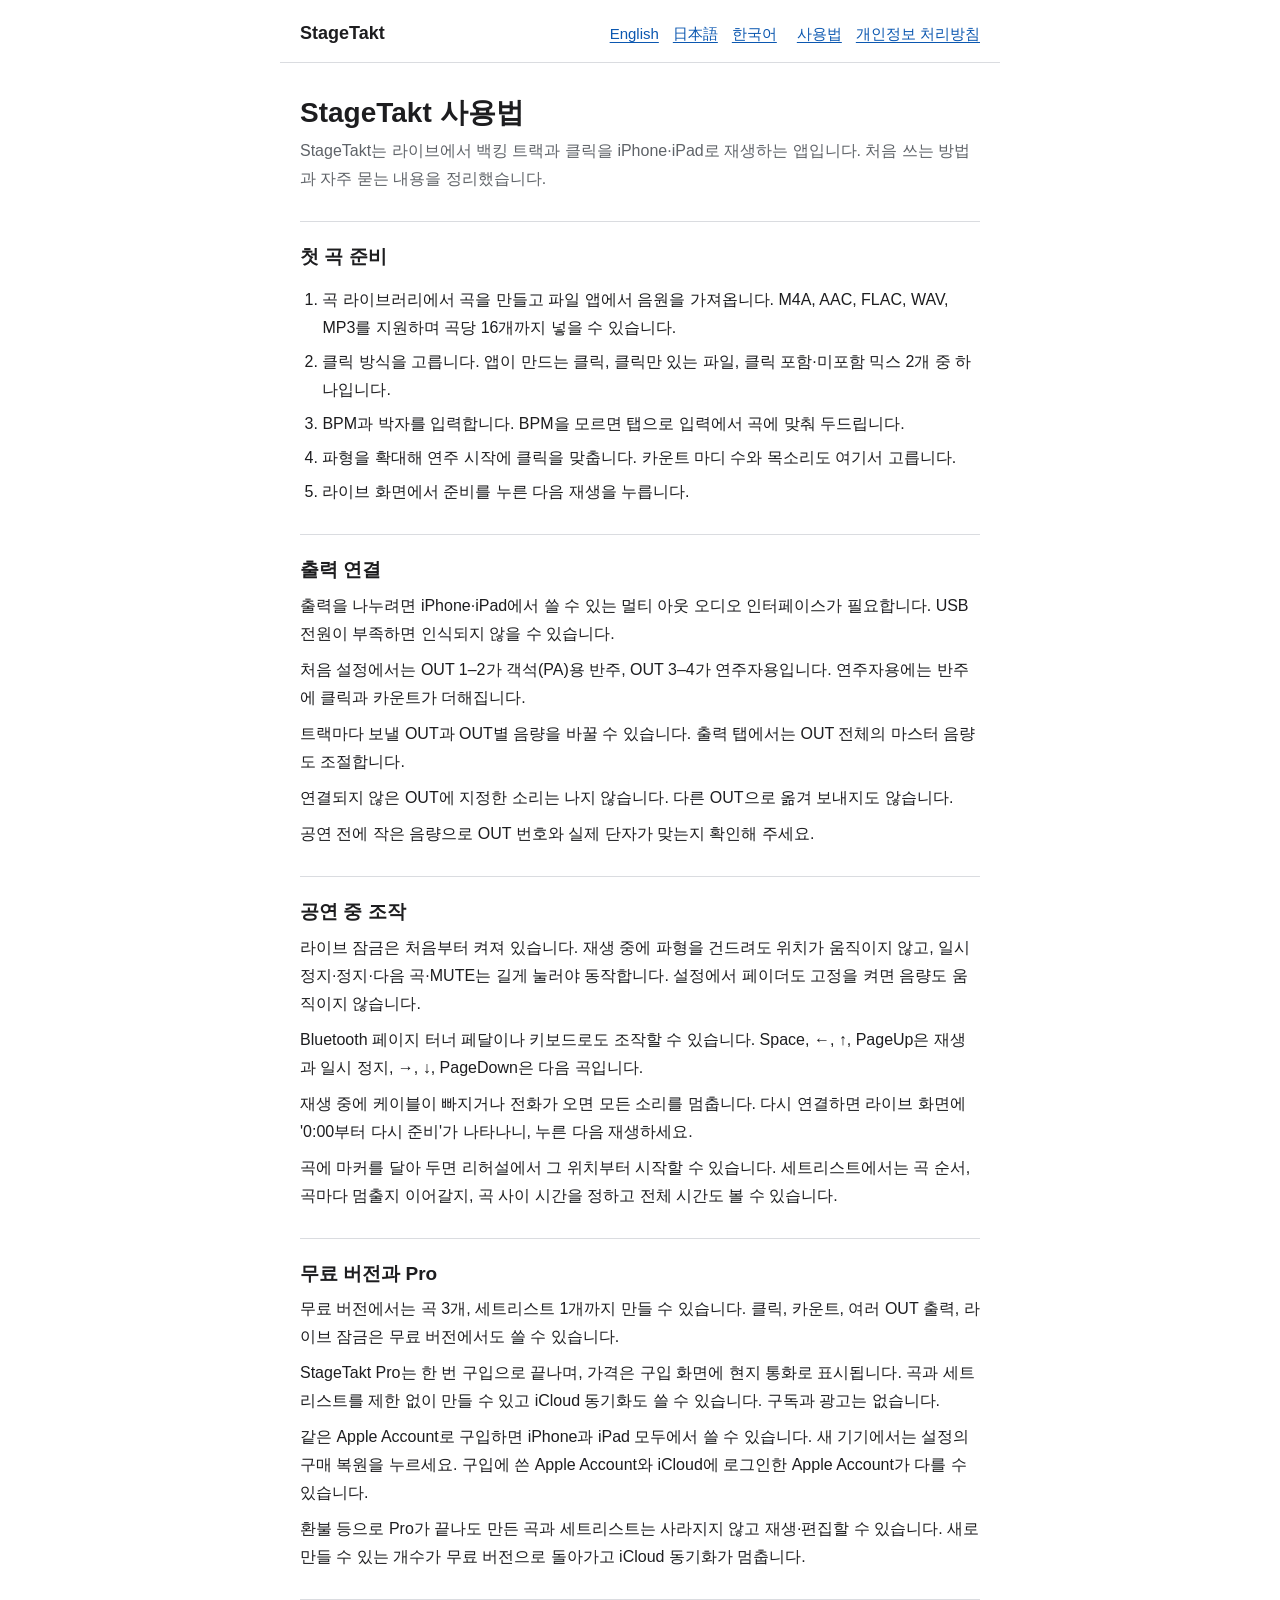
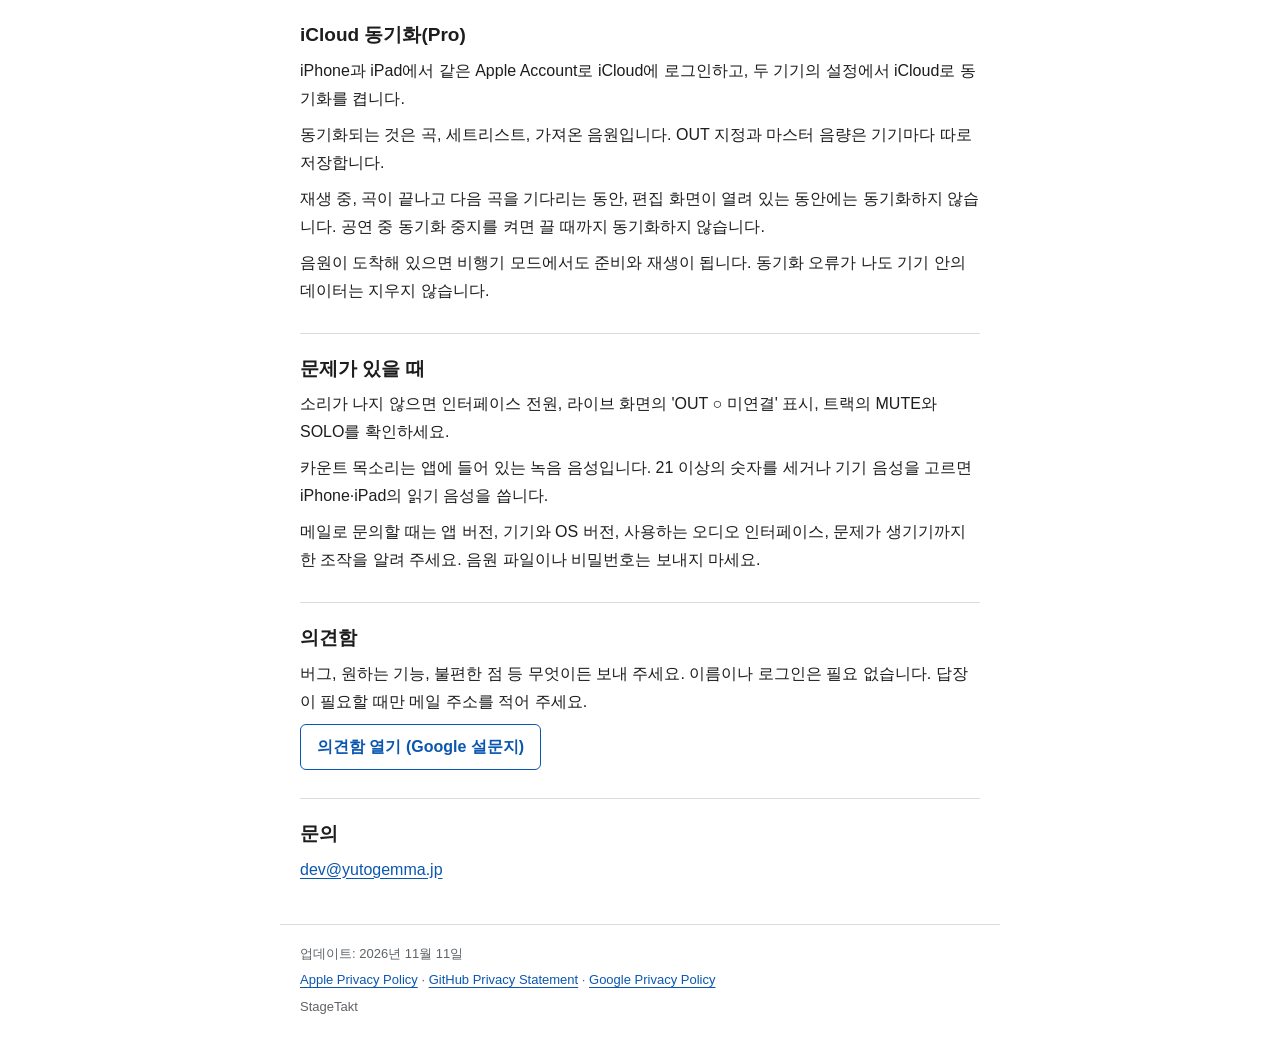
<file: ko/support.html>
<!doctype html>
<html lang="ko"><head><meta charset="utf-8"><meta name="viewport" content="width=device-width,initial-scale=1">
<title>StageTakt 사용법</title><meta name="description" content="StageTakt는 라이브에서 백킹 트랙과 클릭을 iPhone·iPad로 재생하는 앱입니다. 처음 쓰는 방법과 자주 묻는 내용을 정리했습니다.">
<link rel="stylesheet" href="../site.css"></head><body>
<header><a class="brand" href="../index.html">StageTakt</a><nav><a href="../en/support.html" lang="en">English</a> <a href="../ja/support.html" lang="ja">日本語</a> <a href="../ko/support.html" lang="ko">한국어</a></nav><nav>
<a href="support.html">사용법</a><a href="privacy.html">개인정보 처리방침</a></nav></header>
<main><h1>StageTakt 사용법</h1><p class="intro">StageTakt는 라이브에서 백킹 트랙과 클릭을 iPhone·iPad로 재생하는 앱입니다. 처음 쓰는 방법과 자주 묻는 내용을 정리했습니다.</p>
<section><h2>첫 곡 준비</h2><ol><li>곡 라이브러리에서 곡을 만들고 파일 앱에서 음원을 가져옵니다. M4A, AAC, FLAC, WAV, MP3를 지원하며 곡당 16개까지 넣을 수 있습니다.</li><li>클릭 방식을 고릅니다. 앱이 만드는 클릭, 클릭만 있는 파일, 클릭 포함·미포함 믹스 2개 중 하나입니다.</li><li>BPM과 박자를 입력합니다. BPM을 모르면 탭으로 입력에서 곡에 맞춰 두드립니다.</li><li>파형을 확대해 연주 시작에 클릭을 맞춥니다. 카운트 마디 수와 목소리도 여기서 고릅니다.</li><li>라이브 화면에서 준비를 누른 다음 재생을 누릅니다.</li></ol></section><section><h2>출력 연결</h2><p>출력을 나누려면 iPhone·iPad에서 쓸 수 있는 멀티 아웃 오디오 인터페이스가 필요합니다. USB 전원이 부족하면 인식되지 않을 수 있습니다.</p><p>처음 설정에서는 OUT 1–2가 객석(PA)용 반주, OUT 3–4가 연주자용입니다. 연주자용에는 반주에 클릭과 카운트가 더해집니다.</p><p>트랙마다 보낼 OUT과 OUT별 음량을 바꿀 수 있습니다. 출력 탭에서는 OUT 전체의 마스터 음량도 조절합니다.</p><p>연결되지 않은 OUT에 지정한 소리는 나지 않습니다. 다른 OUT으로 옮겨 보내지도 않습니다.</p><p>공연 전에 작은 음량으로 OUT 번호와 실제 단자가 맞는지 확인해 주세요.</p></section><section><h2>공연 중 조작</h2><p>라이브 잠금은 처음부터 켜져 있습니다. 재생 중에 파형을 건드려도 위치가 움직이지 않고, 일시 정지·정지·다음 곡·MUTE는 길게 눌러야 동작합니다. 설정에서 페이더도 고정을 켜면 음량도 움직이지 않습니다.</p><p>Bluetooth 페이지 터너 페달이나 키보드로도 조작할 수 있습니다. Space, ←, ↑, PageUp은 재생과 일시 정지, →, ↓, PageDown은 다음 곡입니다.</p><p>재생 중에 케이블이 빠지거나 전화가 오면 모든 소리를 멈춥니다. 다시 연결하면 라이브 화면에 &#x27;0:00부터 다시 준비&#x27;가 나타나니, 누른 다음 재생하세요.</p><p>곡에 마커를 달아 두면 리허설에서 그 위치부터 시작할 수 있습니다. 세트리스트에서는 곡 순서, 곡마다 멈출지 이어갈지, 곡 사이 시간을 정하고 전체 시간도 볼 수 있습니다.</p></section><section><h2>무료 버전과 Pro</h2><p>무료 버전에서는 곡 3개, 세트리스트 1개까지 만들 수 있습니다. 클릭, 카운트, 여러 OUT 출력, 라이브 잠금은 무료 버전에서도 쓸 수 있습니다.</p><p>StageTakt Pro는 한 번 구입으로 끝나며, 가격은 구입 화면에 현지 통화로 표시됩니다. 곡과 세트리스트를 제한 없이 만들 수 있고 iCloud 동기화도 쓸 수 있습니다. 구독과 광고는 없습니다.</p><p>같은 Apple Account로 구입하면 iPhone과 iPad 모두에서 쓸 수 있습니다. 새 기기에서는 설정의 구매 복원을 누르세요. 구입에 쓴 Apple Account와 iCloud에 로그인한 Apple Account가 다를 수 있습니다.</p><p>환불 등으로 Pro가 끝나도 만든 곡과 세트리스트는 사라지지 않고 재생·편집할 수 있습니다. 새로 만들 수 있는 개수가 무료 버전으로 돌아가고 iCloud 동기화가 멈춥니다.</p></section><section><h2>iCloud 동기화(Pro)</h2><p>iPhone과 iPad에서 같은 Apple Account로 iCloud에 로그인하고, 두 기기의 설정에서 iCloud로 동기화를 켭니다.</p><p>동기화되는 것은 곡, 세트리스트, 가져온 음원입니다. OUT 지정과 마스터 음량은 기기마다 따로 저장합니다.</p><p>재생 중, 곡이 끝나고 다음 곡을 기다리는 동안, 편집 화면이 열려 있는 동안에는 동기화하지 않습니다. 공연 중 동기화 중지를 켜면 끌 때까지 동기화하지 않습니다.</p><p>음원이 도착해 있으면 비행기 모드에서도 준비와 재생이 됩니다. 동기화 오류가 나도 기기 안의 데이터는 지우지 않습니다.</p></section><section><h2>문제가 있을 때</h2><p>소리가 나지 않으면 인터페이스 전원, 라이브 화면의 &#x27;OUT ○ 미연결&#x27; 표시, 트랙의 MUTE와 SOLO를 확인하세요.</p><p>카운트 목소리는 앱에 들어 있는 녹음 음성입니다. 21 이상의 숫자를 세거나 기기 음성을 고르면 iPhone·iPad의 읽기 음성을 씁니다.</p><p>메일로 문의할 때는 앱 버전, 기기와 OS 버전, 사용하는 오디오 인터페이스, 문제가 생기기까지 한 조작을 알려 주세요. 음원 파일이나 비밀번호는 보내지 마세요.</p></section><section class="feedback"><h2>의견함</h2><p>버그, 원하는 기능, 불편한 점 등 무엇이든 보내 주세요. 이름이나 로그인은 필요 없습니다. 답장이 필요할 때만 메일 주소를 적어 주세요.</p><p><a class="button" href="https://docs.google.com/forms/d/e/1FAIpQLSd0DeCWdpXB_0ug7z_8sWsIBU1J4LB_Xh8_vXDJrtEhsRm-Ig/viewform" rel="noopener">의견함 열기 (Google 설문지)</a></p></section><section class="contact"><h2>문의</h2><p><a href="mailto:dev@yutogemma.jp">dev@yutogemma.jp</a></p></section></main>
<footer><p>업데이트: 2026년 11월 11일</p><p><a href="https://www.apple.com/legal/privacy/">Apple Privacy Policy</a> · <a href="https://docs.github.com/en/site-policy/privacy-policies/github-general-privacy-statement">GitHub Privacy Statement</a> · <a href="https://policies.google.com/privacy">Google Privacy Policy</a></p><p>StageTakt</p></footer></body></html>
</file>
<file: site.css>
:root{color-scheme:light dark;--bg:#fff;--text:#1d1d1f;--muted:#5f6368;--rule:#dadce0;--link:#0b57b0}
@media(prefers-color-scheme:dark){:root{--bg:#121212;--text:#e8e8e8;--muted:#a0a0a0;--rule:#343434;--link:#8ab4f8}}
*{box-sizing:border-box}
body{margin:0;background:var(--bg);color:var(--text);font:16px/1.75 -apple-system,BlinkMacSystemFont,"Hiragino Sans","Apple SD Gothic Neo","Segoe UI",sans-serif}
header,main,footer{max-width:720px;margin:0 auto;padding:0 20px}
header{display:flex;flex-wrap:wrap;align-items:baseline;gap:6px 20px;padding-top:18px;padding-bottom:12px;border-bottom:1px solid var(--rule)}
header a.brand{margin-right:auto;font-size:18px;font-weight:700;color:var(--text);text-decoration:none}
nav{display:flex;flex-wrap:wrap;gap:4px 14px;font-size:15px}
a{color:var(--link);text-underline-offset:3px}
h1{margin:32px 0 6px;font-size:28px;line-height:1.3}
.intro{margin:0;color:var(--muted)}
section{margin:28px 0}
h2{margin:0 0 6px;padding-top:22px;border-top:1px solid var(--rule);font-size:19px;line-height:1.4}
p{margin:8px 0}ol{padding-left:1.4em}li{margin:6px 0}
.contact{overflow-wrap:anywhere}
footer{margin-top:40px;padding-top:14px;padding-bottom:32px;border-top:1px solid var(--rule);font-size:13px;color:var(--muted)}
footer p{margin:4px 0}
a.button{display:inline-block;padding:8px 16px;border:1px solid var(--link);border-radius:6px;text-decoration:none;font-weight:600}
a.button:hover{background:var(--link);color:var(--bg)}
</file>
